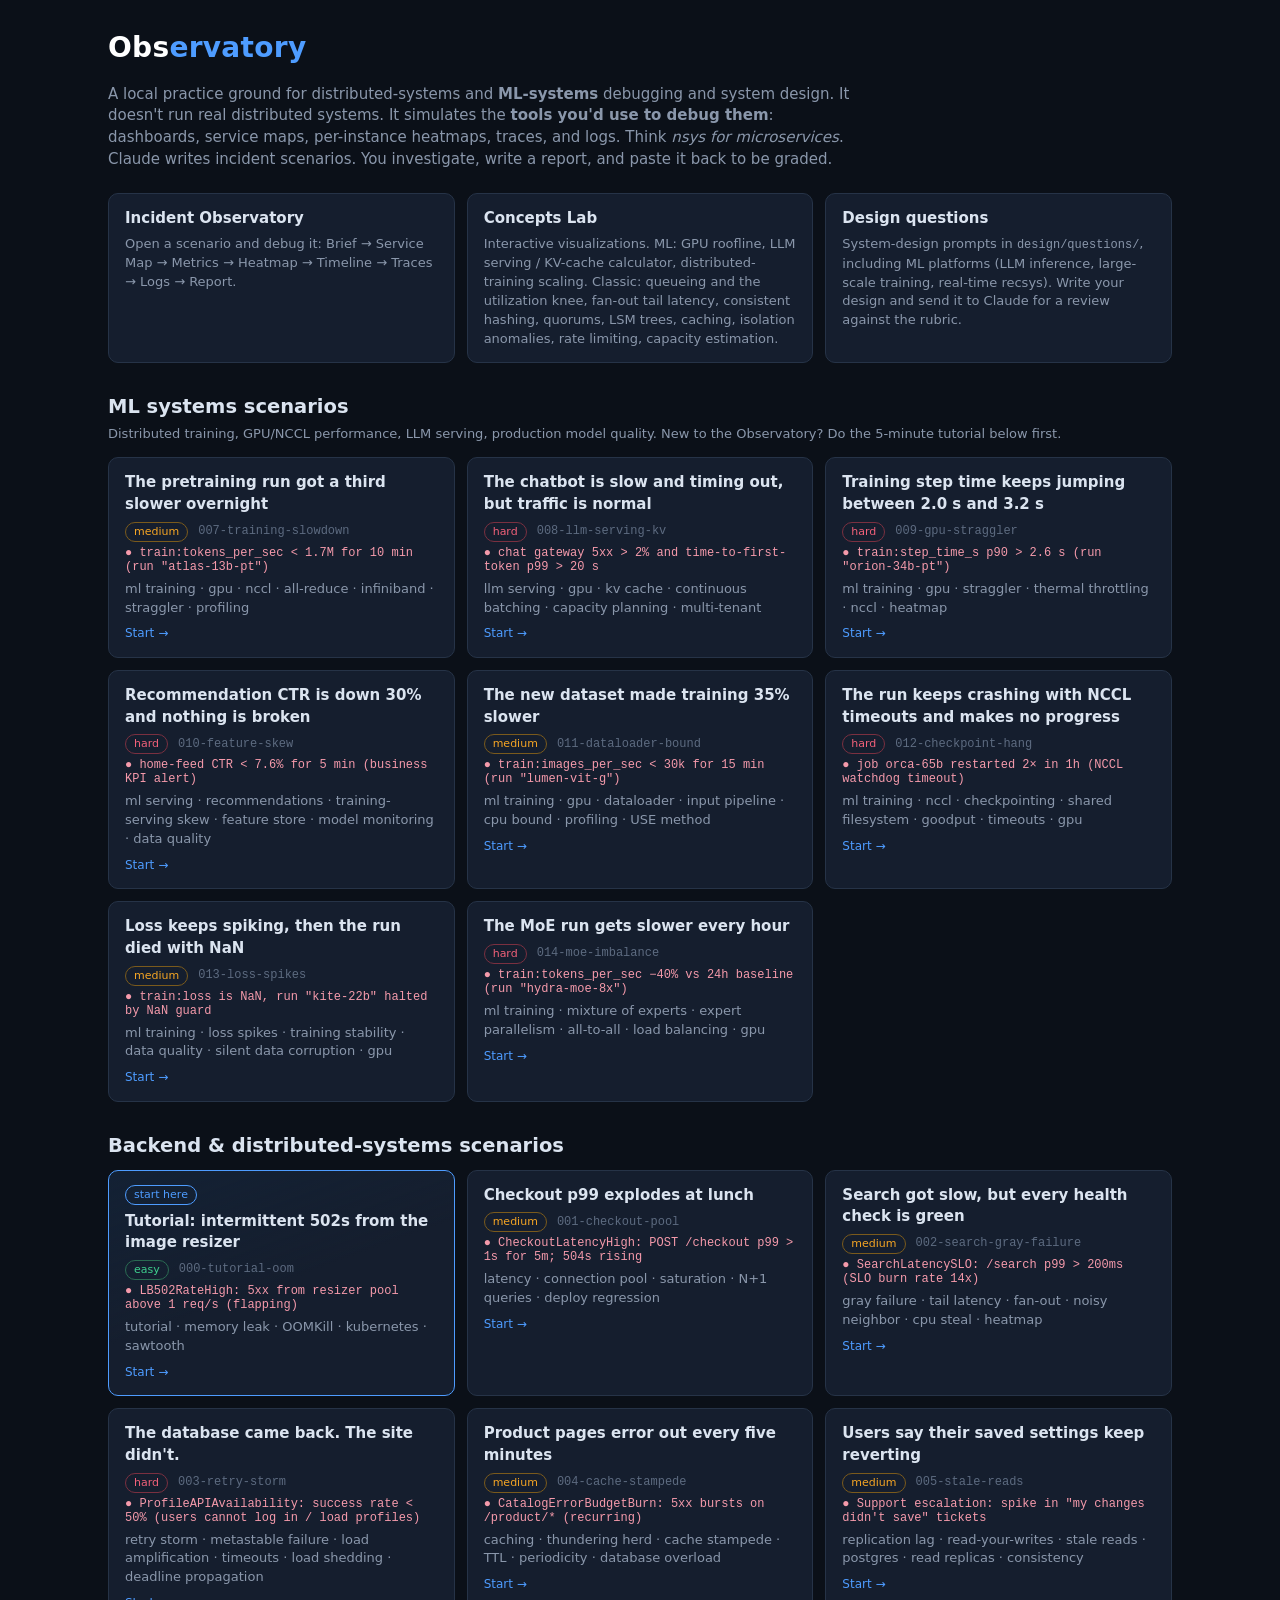
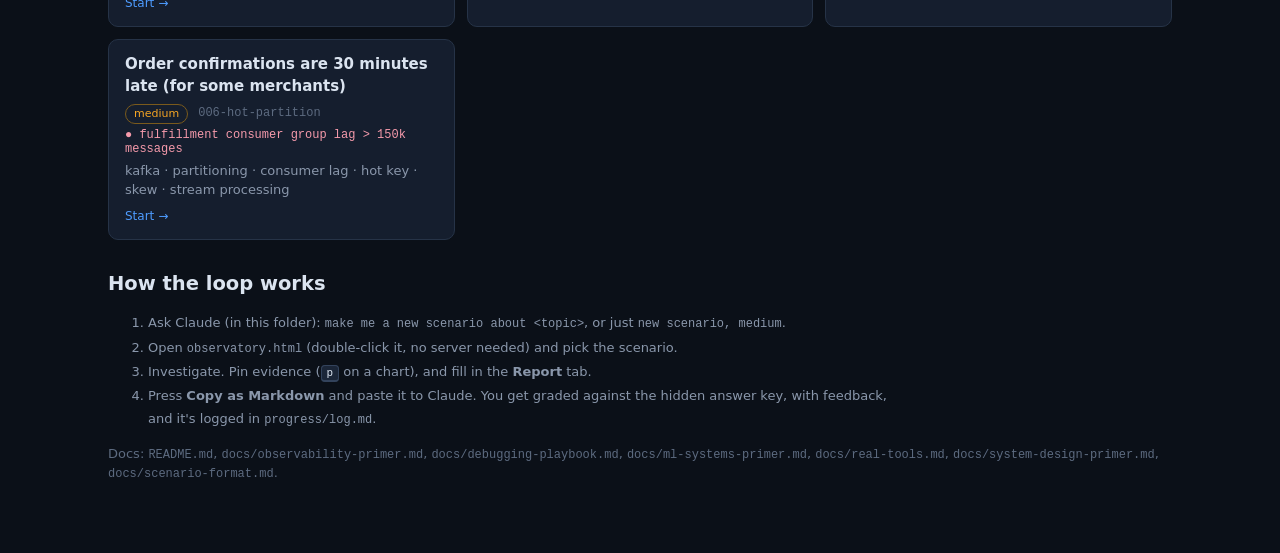
<file: index.html>
<!doctype html>
<html lang="en">
<head>
<meta charset="utf-8">
<meta name="viewport" content="width=device-width, initial-scale=1">
<title>Observatory</title>
<link rel="stylesheet" href="assets/css/style.css">
</head>
<body>
<div class="page">
  <h1 style="font-size:28px"><span class="brand" style="font-size:28px">Obs<span>ervatory</span></span></h1>
  <p class="muted" style="font-size:15px;max-width:760px">A local practice ground for distributed-systems and <b>ML-systems</b> debugging and system design. It doesn't run real distributed systems. It simulates the <b>tools you'd use to debug them</b>: dashboards, service maps, per-instance heatmaps, traces, and logs. Think <i>nsys for microservices</i>. Claude writes incident scenarios. You investigate, write a report, and paste it back to be graded.</p>

  <div class="cards" style="margin-top:22px">
    <a class="card" href="observatory.html"><h3>Incident Observatory</h3><p>Open a scenario and debug it: Brief → Service Map → Metrics → Heatmap → Timeline → Traces → Logs → Report.</p></a>
    <a class="card" href="lab.html"><h3>Concepts Lab</h3><p>Interactive visualizations. ML: GPU roofline, LLM serving / KV-cache calculator, distributed-training scaling. Classic: queueing and the utilization knee, fan-out tail latency, consistent hashing, quorums, LSM trees, caching, isolation anomalies, rate limiting, capacity estimation.</p></a>
    <a class="card" href="https://github.com/trevorbchen/networking_design/tree/main/design/questions"><h3>Design questions</h3><p>System-design prompts in <code>design/questions/</code>, including ML platforms (LLM inference, large-scale training, real-time recsys). Write your design and send it to Claude for a review against the rubric.</p></a>
  </div>

  <h2 style="margin-top:30px">ML systems scenarios</h2>
  <p class="muted" style="margin-top:-6px">Distributed training, GPU/NCCL performance, LLM serving, production model quality. New to the Observatory? Do the 5-minute tutorial below first.</p>
  <div class="cards" id="scen-ml"></div>
  <h2 style="margin-top:30px">Backend &amp; distributed-systems scenarios</h2>
  <div class="cards" id="scen"></div>

  <h2 style="margin-top:30px">How the loop works</h2>
  <ol class="muted" style="max-width:780px;line-height:1.8">
    <li>Ask Claude (in this folder): <code>make me a new scenario about &lt;topic&gt;</code>, or just <code>new scenario, medium</code>.</li>
    <li>Open <code>observatory.html</code> (double-click it, no server needed) and pick the scenario.</li>
    <li>Investigate. Pin evidence (<kbd>p</kbd> on a chart), and fill in the <b>Report</b> tab.</li>
    <li>Press <b>Copy as Markdown</b> and paste it to Claude. You get graded against the hidden answer key, with feedback, and it's logged in <code>progress/log.md</code>.</li>
  </ol>
  <p class="dim">Docs: <code>README.md</code>, <code>docs/observability-primer.md</code>, <code>docs/debugging-playbook.md</code>, <code>docs/ml-systems-primer.md</code>, <code>docs/real-tools.md</code>, <code>docs/system-design-primer.md</code>, <code>docs/scenario-format.md</code>.</p>
</div>
<script src="assets/js/engine.js"></script>
<script src="assets/js/charts.js"></script>
<script src="scenarios/manifest.js"></script>
<script>
  let pending = OBS.manifest.length;
  const done = () => {
    const isML = (s) => (s.tags || []).some((t) => /^(ml |llm|gpu|nccl)/.test(t));
    for (const id of Object.keys(OBS.scenarios).sort()) {
      const s = OBS.scenarios[id];
      const host = document.getElementById(isML(s) ? 'scen-ml' : 'scen');
      let prog = null; try { prog = JSON.parse(localStorage.getItem('obs:' + id)); } catch (e) {}
      host.append(OBS.scenarioCard(s, prog, 'observatory.html#s=' + id));
    }
  };
  for (const f of OBS.manifest) { const sc = document.createElement('script'); sc.src = 'scenarios/' + f; sc.onload = sc.onerror = () => { if (--pending === 0) done(); }; document.head.append(sc); }
</script>
</body>
</html>
</file>
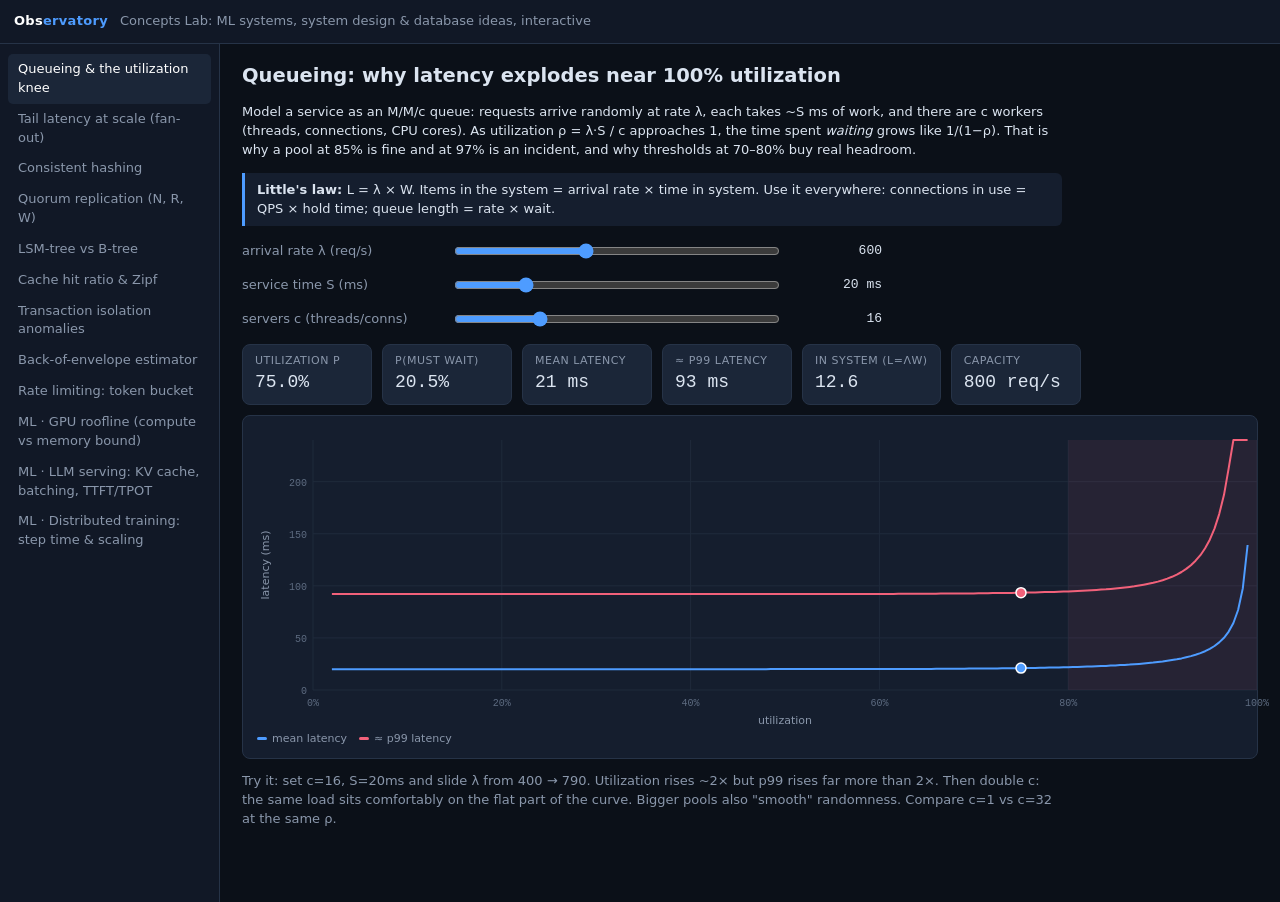
<file: lab.html>
<!doctype html>
<html lang="en">
<head>
<meta charset="utf-8">
<meta name="viewport" content="width=device-width, initial-scale=1">
<title>Concepts Lab</title>
<link rel="stylesheet" href="assets/css/style.css">
</head>
<body>
<div class="topbar"><a class="brand" href="index.html">Obs<span>ervatory</span></a><span class="muted">Concepts Lab: ML systems, system design &amp; database ideas, interactive</span></div>
<div class="lab-layout">
  <nav class="lab-nav" id="nav"></nav>
  <main class="lab-body" id="body"></main>
</div>
<script src="assets/js/charts.js"></script>
<script src="assets/js/lab.js"></script>
</body>
</html>
</file>
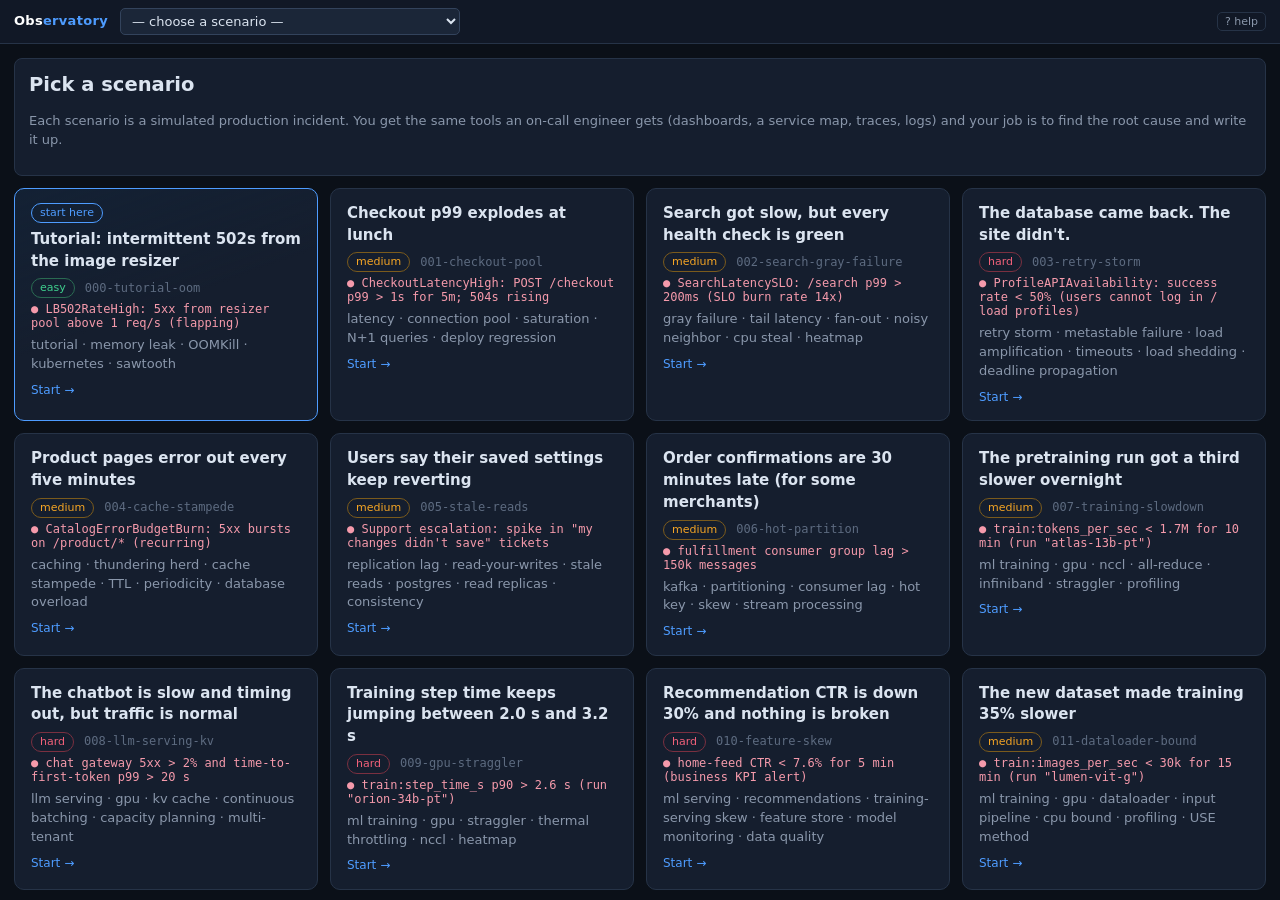
<file: observatory.html>
<!doctype html>
<html lang="en">
<head>
<meta charset="utf-8">
<meta name="viewport" content="width=device-width, initial-scale=1">
<title>Observatory</title>
<link rel="stylesheet" href="assets/css/style.css">
</head>
<body>
<div class="app" id="app"><div class="view muted">Loading scenarios…</div></div>
<script src="assets/js/engine.js"></script>
<script src="assets/js/charts.js"></script>
<script src="scenarios/manifest.js"></script>
<script src="assets/js/observatory.js"></script>
</body>
</html>
</file>
<file: assets/css/style.css>
/* Observatory — dark "profiler console" theme shared by every page. */
:root {
  color-scheme: dark; accent-color: #4e9cff;
  --bg: #0b1018; --bg2: #111826; --panel: #151e2e; --panel2: #1b2638; --line: #263347; --line2: #33435c;
  --text: #dbe4f0; --muted: #8a97ab; --dim: #5d6b80;
  --accent: #4e9cff; --good: #3fcf8e; --warn: #f5a524; --bad: #f2617a; --violet: #a78bfa;
  --mono: ui-monospace, SFMono-Regular, Menlo, Consolas, monospace;
  --sans: system-ui, -apple-system, 'Segoe UI', Roboto, sans-serif;
}
* { box-sizing: border-box; }
html, body { margin: 0; height: 100%; background: var(--bg); color: var(--text); font: 13px/1.45 var(--sans); }
a { color: var(--accent); }
code, .mono { font-family: var(--mono); font-size: 12px; }
h1, h2, h3, h4 { margin: 0 0 .5em; font-weight: 600; }
button, select, input, textarea { font: inherit; color: var(--text); background: var(--panel2); border: 1px solid var(--line2); border-radius: 5px; }
button { cursor: pointer; padding: 4px 10px; }
button:hover { border-color: var(--accent); }
button.primary { background: var(--accent); border-color: var(--accent); color: #fff; }
input, select, textarea { padding: 4px 7px; }
textarea { width: 100%; resize: vertical; font-family: var(--sans); }
input:focus, select:focus, textarea:focus { outline: 1px solid var(--accent); }
.muted { color: var(--muted); } .dim { color: var(--dim); }
.pill { display: inline-block; padding: 1px 8px; border-radius: 999px; font-size: 11px; border: 1px solid var(--line2); color: var(--muted); }
.pill.easy { color: var(--good); border-color: #2a6b52; } .pill.medium { color: var(--warn); border-color: #7a5a1c; } .pill.hard { color: var(--bad); border-color: #7a3040; }

/* ---------- app shell ---------- */
.app { display: grid; grid-template-rows: auto auto 1fr; height: 100vh; }
.topbar { display: flex; align-items: center; gap: 12px; padding: 8px 14px; background: var(--bg2); border-bottom: 1px solid var(--line); flex-wrap: wrap; }
.brand { font-weight: 700; letter-spacing: .3px; color: #fff; text-decoration: none; }
.brand span { color: var(--accent); }
.topbar .grow { flex: 1; }
.range-box { font-family: var(--mono); font-size: 12px; color: var(--muted); }
.range-box b { color: var(--text); font-weight: 500; }
.tabs { display: flex; gap: 2px; padding: 0 10px; background: var(--bg2); border-bottom: 1px solid var(--line); overflow-x: auto; }
.tab { padding: 8px 14px; color: var(--muted); cursor: pointer; border-bottom: 2px solid transparent; white-space: nowrap; user-select: none; }
.tab:hover { color: var(--text); }
.tab.active { color: #fff; border-bottom-color: var(--accent); }
.tab .badge { background: var(--accent); color: #fff; border-radius: 9px; padding: 0 6px; font-size: 10px; margin-left: 4px; }
.main { overflow: hidden; display: flex; min-height: 0; }
.view { flex: 1; overflow: auto; padding: 14px; min-width: 0; }
.sidebar { width: 270px; flex: none; border-right: 1px solid var(--line); overflow: auto; background: var(--bg2); padding: 10px 8px; }
.panel { background: var(--panel); border: 1px solid var(--line); border-radius: 8px; padding: 12px 14px; margin-bottom: 12px; }
.panel h3 { font-size: 11px; text-transform: uppercase; letter-spacing: .08em; color: var(--muted); }
.section-title { font-size: 14px; font-weight: 600; color: var(--text); margin: 0 0 6px; }
.section-title .muted { font-weight: 400; font-size: 12px; }
.row { display: flex; gap: 10px; align-items: center; flex-wrap: wrap; }
.grid2 { display: grid; grid-template-columns: repeat(auto-fit, minmax(460px, 1fr)); gap: 12px; }
.toolbar { display: flex; gap: 8px; align-items: center; flex-wrap: wrap; margin-bottom: 10px; }
.toolbar label { color: var(--muted); font-size: 12px; display: flex; gap: 4px; align-items: center; }

/* ---------- brief ---------- */
.alert-card { border-left: 4px solid var(--bad); }
.alert-card .sev { font-family: var(--mono); color: var(--bad); font-weight: 700; }
.brief-text p { margin: .4em 0; }
.brief-text ul { margin: .3em 0 .3em 1.2em; padding: 0; }
.hint { background: var(--panel2); border: 1px dashed var(--line2); padding: 8px 10px; border-radius: 6px; margin-top: 6px; }

/* ---------- charts ---------- */
.chart { background: var(--panel); border: 1px solid var(--line); border-radius: 8px; padding: 8px 10px 6px; position: relative; min-width: 0; }
.chart-head { display: flex; align-items: center; gap: 8px; margin-bottom: 2px; }
.chart-title { font-weight: 600; font-size: 12.5px; white-space: nowrap; overflow: hidden; text-overflow: ellipsis; }
.chart-unit { color: var(--dim); font-family: var(--mono); font-size: 11px; }
.chart-tools { margin-left: auto; display: flex; gap: 4px; align-items: center; }
.btn-icon { padding: 1px 7px; font-size: 11px; background: transparent; border-color: var(--line); color: var(--muted); }
.th-input { width: 82px; padding: 1px 5px; font-size: 11px; background: transparent; border-color: var(--line); }
.chart-plot { position: relative; }
.chart-svg { display: block; user-select: none; }
.chart-svg .grid { stroke: #1f2a3b; stroke-width: 1; }
.chart-svg .tick { fill: var(--dim); font: 10px var(--mono); }
.chart-svg .axis-label { fill: var(--muted); font: 11px var(--sans); }
.chart-svg .line { fill: none; stroke-linejoin: round; }
.chart-svg .cursor { stroke: #c9d4e3; stroke-width: 1; opacity: .55; }
.chart-svg .brush { fill: var(--accent); opacity: .18; }
.chart-svg .th-line { stroke: var(--bad); stroke-dasharray: 5 4; stroke-width: 1.3; }
.chart-svg .th-shade { fill: var(--bad); opacity: .1; }
.chart-info { font-size: 11px; color: var(--warn); font-family: var(--mono); min-height: 0; }
.chart-legend { display: flex; flex-wrap: wrap; gap: 2px 12px; font-size: 11px; margin-top: 3px; }
.lg { display: inline-flex; gap: 5px; align-items: center; cursor: pointer; color: var(--muted); user-select: none; }
.lg i { width: 10px; height: 3px; border-radius: 2px; display: inline-block; }
.lg b { color: var(--text); font-weight: 500; font-family: var(--mono); display: inline-block; min-width: 7ch; }
.chart-legend { max-height: 34px; overflow: hidden; }
.chart:hover .chart-legend { max-height: none; }
.lg.off { opacity: .35; } .lg.missing { color: var(--bad); }
.chart-tip { position: absolute; top: 6px; display: none; pointer-events: none; z-index: 20; background: rgba(10,15,24,.95); border: 1px solid var(--line2); border-radius: 6px; padding: 6px 8px; font-size: 11px; min-width: 180px; max-width: 260px; }
.chart-tip div { display: flex; gap: 6px; align-items: center; white-space: nowrap; }
.chart-tip i { width: 8px; height: 8px; border-radius: 2px; display: inline-block; flex: none; }
.chart-tip b { margin-left: auto; padding-left: 10px; font-family: var(--mono); font-weight: 500; }
.tip-time { color: var(--muted); font-family: var(--mono); margin-bottom: 3px; }

/* ---------- metric tree ---------- */
.tree-search { width: 100%; margin-bottom: 8px; }
.tree-svc { margin-bottom: 4px; }
.tree-svc > .tree-head { font-weight: 600; padding: 3px 6px; cursor: pointer; border-radius: 4px; display: flex; gap: 6px; align-items: center; }
.tree-svc > .tree-head:hover { background: var(--panel2); }
.tree-item { padding: 2px 6px 2px 18px; cursor: pointer; border-radius: 4px; color: var(--muted); font-family: var(--mono); font-size: 11.5px; display: flex; gap: 6px; }
.tree-item:hover { background: var(--panel2); color: var(--text); }
.tree-item .n { margin-left: auto; color: var(--dim); }
.tree-sub { padding-left: 30px; }
.kind-dot { width: 8px; height: 8px; border-radius: 50%; display: inline-block; }

/* ---------- map ---------- */
.map-wrap { position: relative; background: var(--panel); border: 1px solid var(--line); border-radius: 8px; }
.map-svg text { font-family: var(--sans); }
.map-node rect { stroke-width: 1.5; }
.map-node { cursor: pointer; }
.map-node:hover rect { filter: brightness(1.25); }
.map-edge { stroke: #3a4a63; fill: none; }
.map-edge-label { fill: var(--muted); font: 10px var(--mono); }
.scrubber { width: 100%; }

/* ---------- tables ---------- */
table.tbl { width: 100%; border-collapse: collapse; font-size: 12px; }
.tbl th { text-align: left; color: var(--muted); font-weight: 500; border-bottom: 1px solid var(--line2); padding: 5px 8px; position: sticky; top: 0; background: var(--panel); cursor: pointer; user-select: none; }
.tbl td { border-bottom: 1px solid #1c2636; padding: 4px 8px; font-family: var(--mono); font-size: 11.5px; }
.tbl tr.sel td, .tbl tr:hover td { background: var(--panel2); }
.tbl tr.clickable { cursor: pointer; }
.tbl td.num, .tbl th.num { text-align: right; }
.bar-cell { position: relative; }
.bar-cell .bar { position: absolute; left: 0; top: 3px; bottom: 3px; background: rgba(78,156,255,.18); border-radius: 2px; }
.bar-cell span { position: relative; }
.err { color: var(--bad); } .warnc { color: var(--warn); } .okc { color: var(--good); }

/* ---------- logs ---------- */
.logs { font-family: var(--mono); font-size: 11.5px; }
.logline { display: grid; grid-template-columns: 74px 54px 160px 1fr; gap: 8px; padding: 1px 6px; border-bottom: 1px solid #141c29; }
.logline:hover { background: var(--panel2); }
.logline .lvl-ERROR, .logline .lvl-FATAL { color: var(--bad); } .logline .lvl-WARN { color: var(--warn); } .logline .lvl-INFO { color: var(--muted); } .logline .lvl-DEBUG { color: var(--dim); }
.logline .ent { color: #9fb3d1; overflow: hidden; text-overflow: ellipsis; white-space: nowrap; }
.logline .msg { white-space: pre-wrap; word-break: break-word; }
mark { background: #5b4a12; color: #fff; }

/* ---------- traces ---------- */
.wf { font-size: 11.5px; }
.wf-row { display: grid; grid-template-columns: 300px 1fr; align-items: center; min-height: 20px; border-bottom: 1px solid #141c29; }
.wf-row:hover { background: var(--panel2); }
.wf-name { white-space: nowrap; overflow: hidden; text-overflow: ellipsis; font-family: var(--mono); }
.wf-track { position: relative; height: 16px; }
.wf-bar { position: absolute; top: 2px; height: 12px; border-radius: 2px; min-width: 2px; }
.wf-bar.error { outline: 1.5px solid var(--bad); }
.wf-dur { position: absolute; top: 1px; font: 10px var(--mono); color: var(--muted); white-space: nowrap; }
.split { display: grid; grid-template-columns: minmax(380px, 40%) 1fr; gap: 12px; align-items: start; }
.scroll-box { max-height: 560px; overflow: auto; }

/* ---------- timeline ---------- */
.lane { display: grid; grid-template-columns: 170px 1fr; align-items: center; border-bottom: 1px solid #172031; }
.lane-label { font-family: var(--mono); font-size: 11.5px; color: var(--muted); padding: 4px 6px; overflow: hidden; text-overflow: ellipsis; white-space: nowrap; }

/* ---------- report ---------- */
.pin { display: flex; gap: 8px; align-items: flex-start; padding: 5px 8px; background: var(--panel2); border-radius: 5px; margin-bottom: 4px; font-size: 12px; }
.pin .x { margin-left: auto; cursor: pointer; color: var(--dim); }
.field label { display: block; color: var(--muted); font-size: 12px; margin: 10px 0 3px; }
.toast { position: fixed; bottom: 24px; left: 50%; transform: translateX(-50%); box-shadow: 0 6px 24px rgba(0,0,0,.4); background: var(--panel2); border: 1px solid var(--accent); padding: 8px 14px; border-radius: 6px; z-index: 99; display: none; }
.modal-bg { position: fixed; inset: 0; background: rgba(0,0,0,.55); z-index: 50; display: flex; align-items: center; justify-content: center; }
.modal { background: var(--panel); border: 1px solid var(--line2); border-radius: 10px; padding: 16px 18px; width: min(720px, 94vw); max-height: 86vh; overflow: auto; }

/* ---------- landing / lab ---------- */
.page { max-width: 1100px; margin: 0 auto; padding: 28px 18px 60px; }
.cards { display: grid; grid-template-columns: repeat(auto-fill, minmax(300px, 1fr)); gap: 12px; }
.card { background: var(--panel); border: 1px solid var(--line); border-radius: 10px; padding: 14px 16px; text-decoration: none; color: var(--text); display: block; }
.card:hover { border-color: var(--accent); }
.card h3 { margin: 0 0 6px; font-size: 15px; }
.card p { margin: 0; color: var(--muted); }
.lab-layout { display: grid; grid-template-columns: 220px 1fr; min-height: calc(100vh - 45px); }
.lab-nav { border-right: 1px solid var(--line); background: var(--bg2); padding: 10px 8px; }
.lab-nav a { display: block; padding: 6px 10px; border-radius: 5px; color: var(--muted); text-decoration: none; }
.lab-nav a.active, .lab-nav a:hover { background: var(--panel2); color: #fff; }
.lab-body { padding: 18px 22px 60px; max-width: 1150px; overflow: auto; }
.lab-body p { max-width: 820px; }
.ctrl { display: grid; grid-template-columns: 200px 1fr 90px; gap: 10px; align-items: center; margin: 4px 0; max-width: 640px; }
.ctrl label { color: var(--muted); } .ctrl output { font-family: var(--mono); text-align: right; }
.stat-row { display: flex; gap: 10px; flex-wrap: wrap; margin: 10px 0; }
.stat { background: var(--panel2); border: 1px solid var(--line); border-radius: 8px; padding: 8px 12px; min-width: 130px; }
.stat .k { font-size: 11px; color: var(--muted); text-transform: uppercase; letter-spacing: .5px; }
.stat .v { font-size: 18px; font-family: var(--mono); }
.callout { border-left: 3px solid var(--accent); background: var(--panel); padding: 8px 12px; border-radius: 0 6px 6px 0; margin: 10px 0; max-width: 820px; }
@media (max-width: 800px) {
  .sidebar { display: none; } .split { grid-template-columns: 1fr; } .lab-layout { grid-template-columns: 1fr; } .lab-nav { display: flex; flex-wrap: wrap; } .grid2 { grid-template-columns: 1fr; }
}

/* ---------- review fixes: header, tabs, controls ---------- */
.app { grid-template-rows: auto auto 1fr; }
.topbar { flex-wrap: nowrap; min-height: 44px; padding: 6px 14px; }
.topbar select { max-width: 280px; }
.topbar .scen-title { white-space: nowrap; overflow: hidden; text-overflow: ellipsis; min-width: 0; }
.tabs { align-items: center; }
.tab { background: none; border: none; border-bottom: 2px solid transparent; border-radius: 0; font: inherit; }
.tab:focus-visible { outline: 1px solid var(--accent); outline-offset: -3px; }
.tab .key { font: 10px var(--mono); color: var(--dim); margin-left: 5px; }
.timectl { margin-left: auto; display: flex; align-items: center; gap: 6px; padding: 4px 0; flex: none; }
.timepill { font: 12px var(--mono); color: var(--muted); border: 1px solid var(--line2); border-radius: 6px; padding: 3px 9px; background: var(--panel); white-space: nowrap; }
.timepill b { color: var(--text); font-weight: 500; }
.timepill.zoomed { border-color: var(--accent); }
.cursor-box { font: 12px var(--mono); color: var(--muted); min-width: 15ch; text-align: right; }
.cursor-box b { color: var(--text); font-weight: 500; }
kbd { font: 11px var(--mono); padding: 1px 5px; border: 1px solid var(--line2); border-bottom-width: 2px; border-radius: 4px; background: var(--panel2); color: var(--text); }
input[type=range] { accent-color: var(--accent); }
button.danger { color: var(--bad); border-color: #7a3040; background: transparent; }
button.danger:hover { border-color: var(--bad); }
.btn-icon.on { color: var(--accent); border-color: var(--accent); }
.btn-icon svg { vertical-align: -1px; }
.chart .chart-tools { opacity: .3; transition: opacity .15s; }
.chart:hover .chart-tools, .chart.has-th .chart-tools { opacity: 1; }
.chart .th-input { width: 86px; }
.plot-hint { fill: var(--dim); font: 10px var(--sans); opacity: 0; transition: opacity .2s; pointer-events: none; }
.chart:hover .plot-hint { opacity: .8; }
.tip-evt { font-family: var(--mono); font-weight: 600; }
.tip-evt-msg { white-space: normal !important; color: var(--text); margin-bottom: 4px; max-width: 250px; }
.chart-tip { max-width: 290px; }
.evt-legend { display: inline-flex; gap: 10px; align-items: center; font-size: 11px; color: var(--muted); }
.evt-legend span { display: inline-flex; gap: 4px; align-items: center; }
.evt-legend i { display: inline-block; width: 12px; border-top: 2px dashed; }
.flash { animation: flash 1s ease-out; }
@keyframes flash { from { box-shadow: 0 0 0 2px var(--accent); } to { box-shadow: 0 0 0 0 transparent; } }

/* tab intro strip */
.tab-intro { display: flex; gap: 10px; align-items: center; background: linear-gradient(90deg, rgba(78,156,255,.12), transparent 70%); border: 1px solid #23406b; border-radius: 8px; padding: 7px 12px; margin-bottom: 12px; font-size: 12.5px; }
.tab-intro b { color: #fff; }
.tab-intro .x { margin-left: auto; cursor: pointer; color: var(--dim); padding: 0 4px; }

/* alert card */
.alert-card { background: linear-gradient(90deg, rgba(242,97,122,.14), var(--panel) 60%); }
.alert-card .sev { background: var(--bad); color: #fff; padding: 2px 8px; border-radius: 4px; font-size: 12px; }
.firing { display: inline-block; width: 8px; height: 8px; border-radius: 50%; background: var(--bad); box-shadow: 0 0 0 0 rgba(242,97,122,.7); animation: pulse 1.6s infinite; }
@keyframes pulse { 70% { box-shadow: 0 0 0 8px rgba(242,97,122,0); } 100% { box-shadow: 0 0 0 0 rgba(242,97,122,0); } }
.cta-row { display: flex; gap: 10px; align-items: center; flex-wrap: wrap; margin-top: 10px; }

/* heatmap */
.heat-legend { display: flex; align-items: center; gap: 8px; font: 11px var(--mono); color: var(--muted); margin-top: 6px; }
.heat-legend i { display: inline-block; width: 180px; height: 9px; border-radius: 3px; }
.narrow { max-width: 900px; }

/* map */
.map-layout { display: grid; grid-template-columns: 1fr; gap: 12px; align-items: start; }
.map-layout.open { grid-template-columns: minmax(0,1fr) 440px; }
.map-drawer { position: sticky; top: 0; max-height: calc(100vh - 140px); overflow: auto; }
.map-edge-label { paint-order: stroke; stroke: var(--panel); stroke-width: 4px; }
.map-legend { display: flex; gap: 12px; font-size: 11px; color: var(--muted); align-items: center; }
.map-legend i { display: inline-block; width: 10px; height: 10px; border-radius: 3px; margin-right: 4px; vertical-align: -1px; }
.scrub-wrap { position: relative; padding-top: 8px; }
.scrub-tick { position: absolute; top: 0; width: 2px; height: 8px; border-radius: 1px; }

/* traces */
.split > .panel:last-child { position: sticky; top: 0; }
.trace-title { font-size: 13px; font-weight: 600; }
.wf-ruler { display: grid; grid-template-columns: 300px 1fr; font: 10px var(--mono); color: var(--dim); border-bottom: 1px solid var(--line2); padding-bottom: 2px; }
.wf-ruler > div:last-child { position: relative; height: 14px; }
.wf-ruler span { position: absolute; transform: translateX(-50%); }
.wf-ruler span:last-child { transform: translateX(-100%); }
.wf-row.sel { background: var(--panel2); box-shadow: inset 2px 0 var(--accent); }
.wf-bar.error { outline: none; background-image: repeating-linear-gradient(45deg, rgba(242,97,122,.95) 0 4px, rgba(122,48,64,.95) 4px 8px) !important; }
.wf-dur.inside { color: #0b1018; font-weight: 600; transform: translateX(-100%); padding-right: 4px; }
.stat.sm { min-width: 104px; padding: 6px 10px; } .stat.sm .v { font-size: 16px; }

/* logs */
.logline { grid-template-columns: 74px 54px 160px 1fr 34px; }
.logline .pinbtn { opacity: 0; cursor: pointer; color: var(--muted); text-align: right; }
.logline:hover .pinbtn { opacity: 1; }
.tpl-tok { color: var(--dim); }

/* report */
.report-bar { position: sticky; bottom: 0; background: var(--bg2); border-top: 1px solid var(--line); padding: 10px 14px; margin: 12px -14px -14px; display: flex; gap: 10px; align-items: center; }
.field label .dot { display: inline-block; width: 7px; height: 7px; border-radius: 50%; background: var(--line2); margin-right: 6px; }
.field label .dot.done { background: var(--good); }
.pin .x { font-size: 14px; padding: 2px 8px; }

/* landing cards */
.card.featured { border-color: var(--accent); background: linear-gradient(160deg, rgba(78,156,255,.12), var(--panel) 50%); }
.card .alert-line { font: 12px var(--mono); color: #f59aab; margin: 4px 0 6px; }
.card .go { color: var(--accent); font-size: 12px; margin-top: 8px; display: block; }

.wf-dur.before { transform: translateX(-100%); padding-right: 5px; }
.wf-ruler span { white-space: nowrap; }
.topbar select { max-width: 340px; }
</file>
